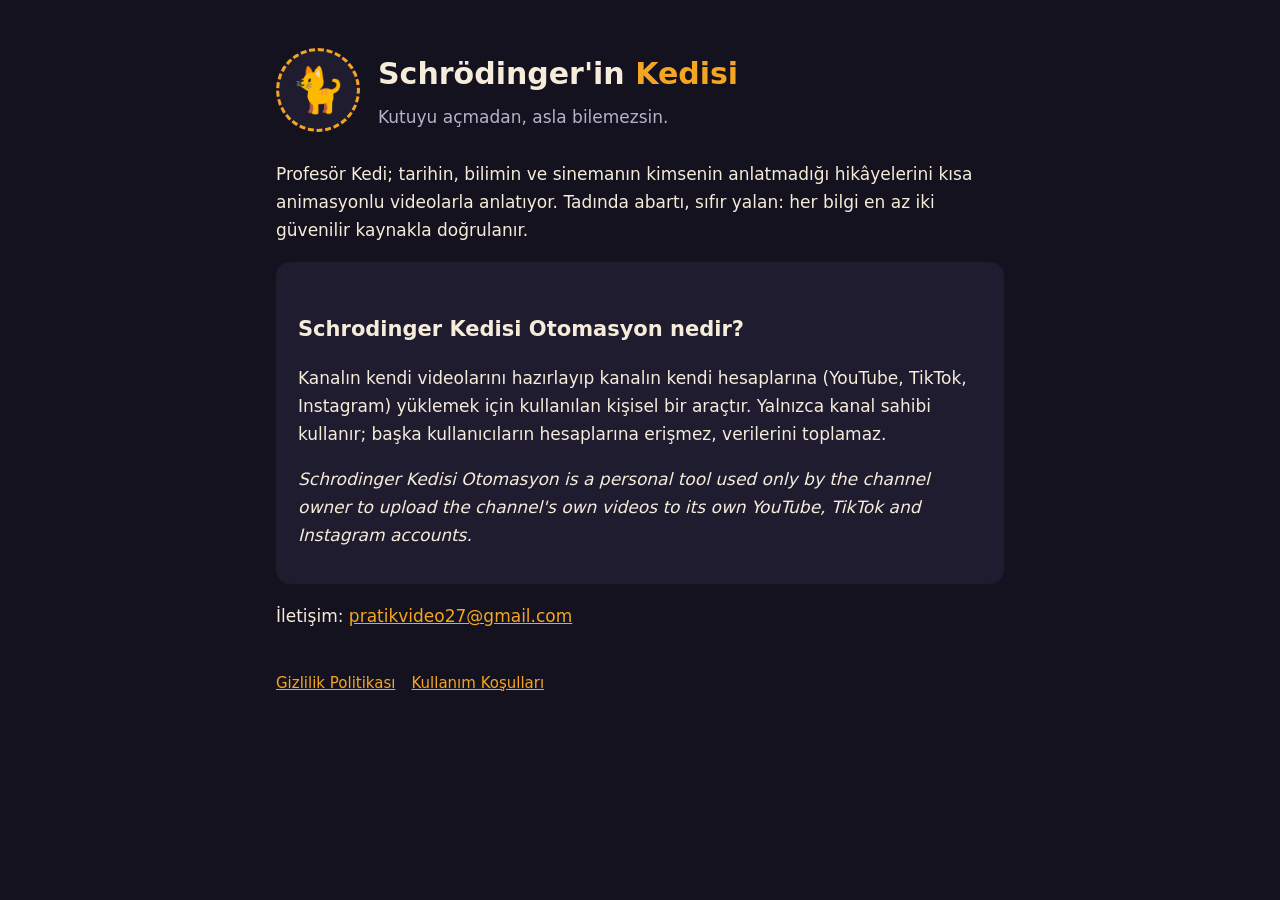
<file: index.html>
<!doctype html>
<html lang="tr">
<head>
<meta charset="utf-8">
<meta name="viewport" content="width=device-width, initial-scale=1">
<title>Schrödinger'in Kedisi</title>
<meta name="description" content="Tarihin, bilimin ve sinemanın kutuya kapatılmış sırları. Kutuyu açmadan, asla bilemezsin.">
<link rel="stylesheet" href="style.css">
</head>
<body>
<main>
  <header>
    <div class="logo" aria-hidden="true">🐈</div>
    <div>
      <h1>Schrödinger'in <span>Kedisi</span></h1>
      <p class="tag">Kutuyu açmadan, asla bilemezsin.</p>
    </div>
  </header>

  <p>Profesör Kedi; tarihin, bilimin ve sinemanın kimsenin anlatmadığı hikâyelerini kısa animasyonlu videolarla
    anlatıyor. Tadında abartı, sıfır yalan: her bilgi en az iki güvenilir kaynakla doğrulanır.</p>

  <div class="card">
    <h2>Schrodinger Kedisi Otomasyon nedir?</h2>
    <p>Kanalın kendi videolarını hazırlayıp kanalın kendi hesaplarına (YouTube, TikTok, Instagram) yüklemek için
      kullanılan kişisel bir araçtır. Yalnızca kanal sahibi kullanır; başka kullanıcıların hesaplarına erişmez,
      verilerini toplamaz.</p>
    <p lang="en"><em>Schrodinger Kedisi Otomasyon is a personal tool used only by the channel owner to upload the
      channel's own videos to its own YouTube, TikTok and Instagram accounts.</em></p>
  </div>

  <p>İletişim: <a href="mailto:pratikvideo27@gmail.com">pratikvideo27@gmail.com</a></p>

  <nav><a href="privacy.html">Gizlilik Politikası</a><a href="terms.html">Kullanım Koşulları</a></nav>
</main>
</body>
</html>
</file>
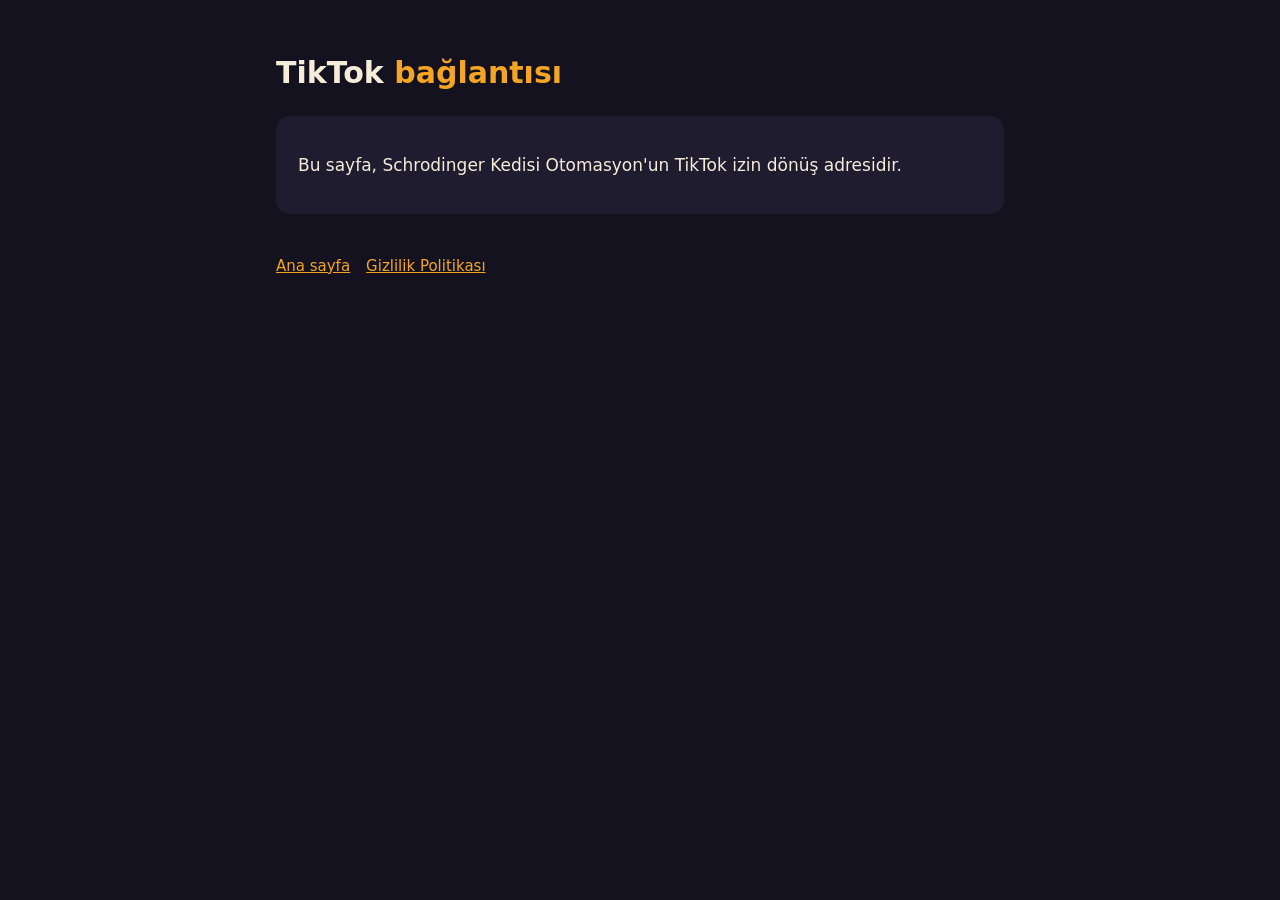
<file: tiktok/index.html>
<!doctype html>
<html lang="tr">
<head>
<meta charset="utf-8">
<meta name="viewport" content="width=device-width, initial-scale=1">
<meta name="robots" content="noindex">
<title>TikTok bağlantısı</title>
<link rel="stylesheet" href="../style.css">
</head>
<body>
<main>
  <h1>TikTok <span>bağlantısı</span></h1>
  <div class="card">
    <p id="msg">Bu sayfa, Schrodinger Kedisi Otomasyon'un TikTok izin dönüş adresidir.</p>
  </div>
  <nav><a href="../index.html">Ana sayfa</a><a href="../privacy.html">Gizlilik Politikası</a></nav>
</main>
<script>
  // the authorization code stays in the address bar for the local tool; nothing is sent anywhere
  var q = new URLSearchParams(location.search);
  if (q.get("code")) document.getElementById("msg").textContent = "İzin alındı. Bu sekmeyi açık bırak; otomasyon adresi okuyacak.";
  else if (q.get("error")) document.getElementById("msg").textContent = "İzin verilmedi: " + (q.get("error_description") || q.get("error"));
</script>
</body>
</html>
</file>
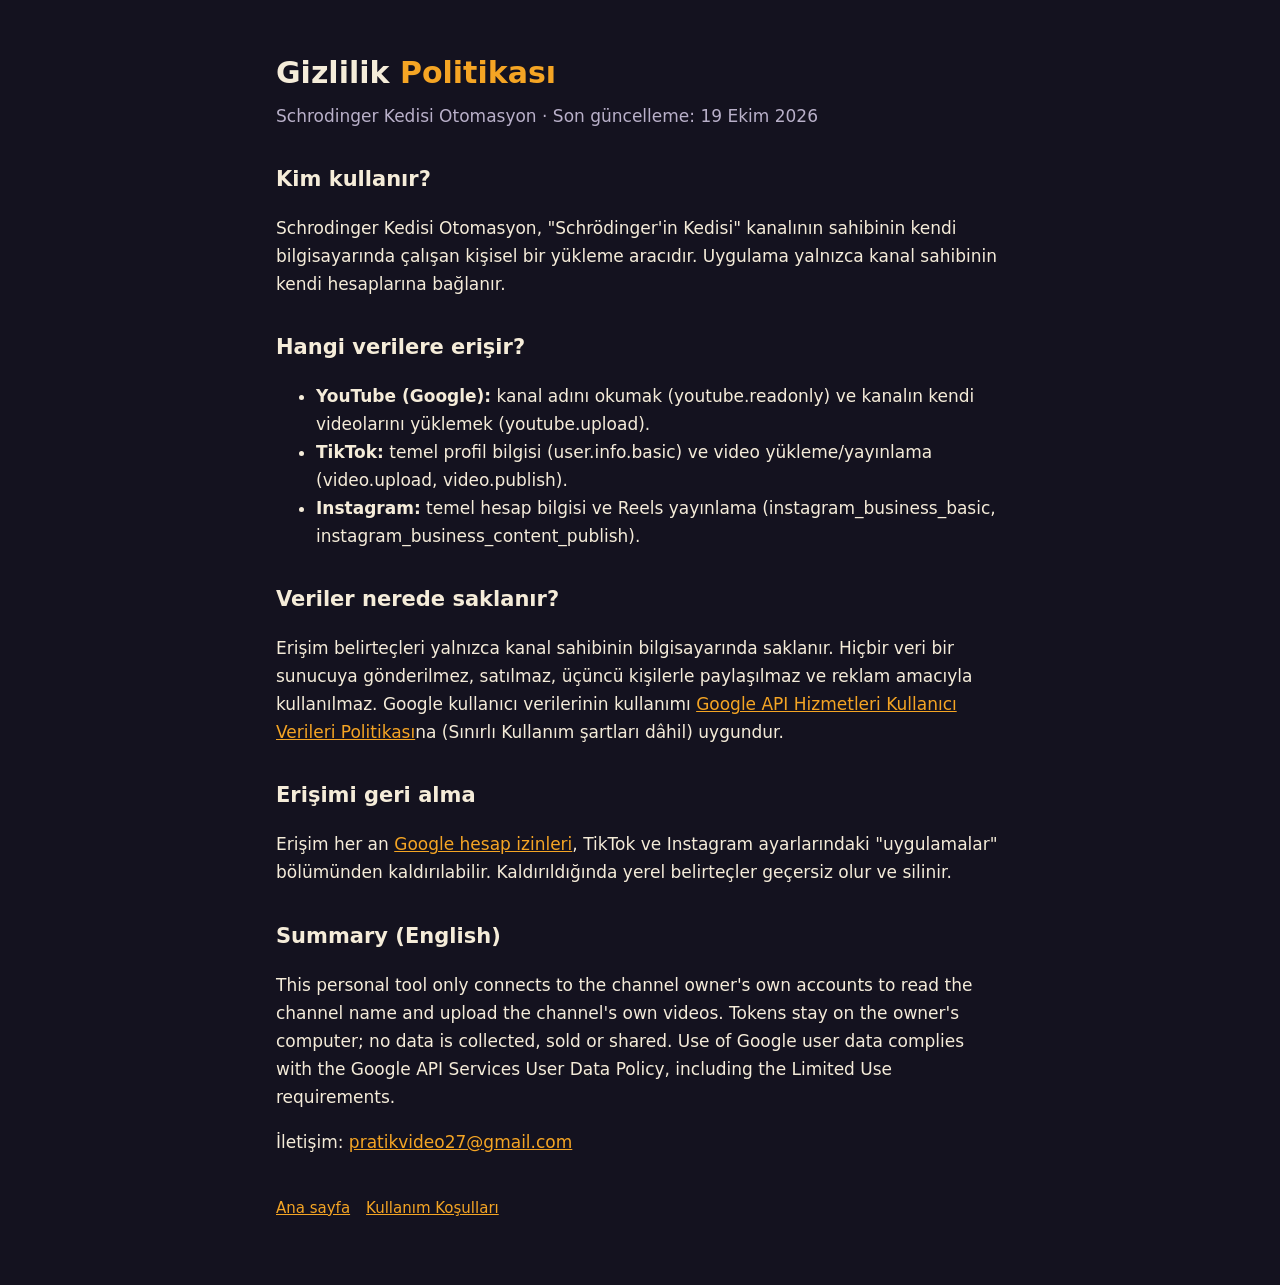
<file: privacy.html>
<!doctype html>
<html lang="tr">
<head>
<meta charset="utf-8">
<meta name="viewport" content="width=device-width, initial-scale=1">
<title>Gizlilik Politikası</title>
<link rel="stylesheet" href="style.css">
</head>
<body>
<main>
  <h1>Gizlilik <span>Politikası</span></h1>
  <p class="tag">Schrodinger Kedisi Otomasyon · Son güncelleme: 19 Ekim 2026</p>

  <h2>Kim kullanır?</h2>
  <p>Schrodinger Kedisi Otomasyon, "Schrödinger'in Kedisi" kanalının sahibinin kendi bilgisayarında çalışan kişisel
    bir yükleme aracıdır. Uygulama yalnızca kanal sahibinin kendi hesaplarına bağlanır.</p>

  <h2>Hangi verilere erişir?</h2>
  <ul>
    <li><strong>YouTube (Google):</strong> kanal adını okumak (youtube.readonly) ve kanalın kendi videolarını
      yüklemek (youtube.upload).</li>
    <li><strong>TikTok:</strong> temel profil bilgisi (user.info.basic) ve video yükleme/yayınlama
      (video.upload, video.publish).</li>
    <li><strong>Instagram:</strong> temel hesap bilgisi ve Reels yayınlama
      (instagram_business_basic, instagram_business_content_publish).</li>
  </ul>

  <h2>Veriler nerede saklanır?</h2>
  <p>Erişim belirteçleri yalnızca kanal sahibinin bilgisayarında saklanır. Hiçbir veri bir sunucuya gönderilmez,
    satılmaz, üçüncü kişilerle paylaşılmaz ve reklam amacıyla kullanılmaz. Google kullanıcı verilerinin kullanımı
    <a href="https://developers.google.com/terms/api-services-user-data-policy">Google API Hizmetleri Kullanıcı
    Verileri Politikası</a>na (Sınırlı Kullanım şartları dâhil) uygundur.</p>

  <h2>Erişimi geri alma</h2>
  <p>Erişim her an <a href="https://myaccount.google.com/permissions">Google hesap izinleri</a>, TikTok ve Instagram
    ayarlarındaki "uygulamalar" bölümünden kaldırılabilir. Kaldırıldığında yerel belirteçler geçersiz olur ve
    silinir.</p>

  <h2 lang="en">Summary (English)</h2>
  <p lang="en">This personal tool only connects to the channel owner's own accounts to read the channel name and
    upload the channel's own videos. Tokens stay on the owner's computer; no data is collected, sold or shared.
    Use of Google user data complies with the Google API Services User Data Policy, including the Limited Use
    requirements.</p>

  <p>İletişim: <a href="mailto:pratikvideo27@gmail.com">pratikvideo27@gmail.com</a></p>
  <nav><a href="index.html">Ana sayfa</a><a href="terms.html">Kullanım Koşulları</a></nav>
</main>
</body>
</html>
</file>
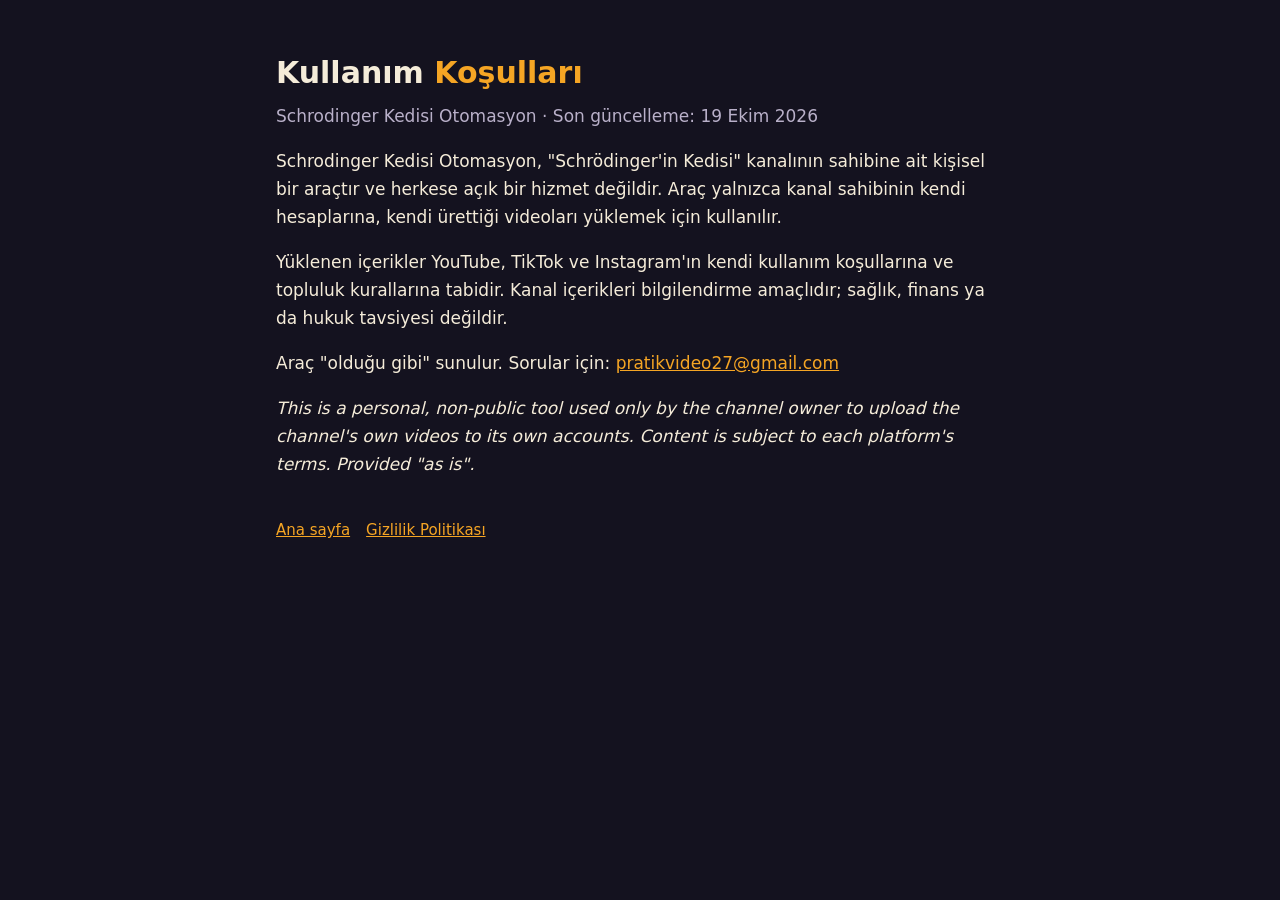
<file: terms.html>
<!doctype html>
<html lang="tr">
<head>
<meta charset="utf-8">
<meta name="viewport" content="width=device-width, initial-scale=1">
<title>Kullanım Koşulları</title>
<link rel="stylesheet" href="style.css">
</head>
<body>
<main>
  <h1>Kullanım <span>Koşulları</span></h1>
  <p class="tag">Schrodinger Kedisi Otomasyon · Son güncelleme: 19 Ekim 2026</p>

  <p>Schrodinger Kedisi Otomasyon, "Schrödinger'in Kedisi" kanalının sahibine ait kişisel bir araçtır ve herkese
    açık bir hizmet değildir. Araç yalnızca kanal sahibinin kendi hesaplarına, kendi ürettiği videoları yüklemek
    için kullanılır.</p>
  <p>Yüklenen içerikler YouTube, TikTok ve Instagram'ın kendi kullanım koşullarına ve topluluk kurallarına tabidir.
    Kanal içerikleri bilgilendirme amaçlıdır; sağlık, finans ya da hukuk tavsiyesi değildir.</p>
  <p>Araç "olduğu gibi" sunulur. Sorular için:
    <a href="mailto:pratikvideo27@gmail.com">pratikvideo27@gmail.com</a></p>

  <p lang="en"><em>This is a personal, non-public tool used only by the channel owner to upload the channel's own
    videos to its own accounts. Content is subject to each platform's terms. Provided "as is".</em></p>

  <nav><a href="index.html">Ana sayfa</a><a href="privacy.html">Gizlilik Politikası</a></nav>
</main>
</body>
</html>
</file>
<file: style.css>
:root { --ink: #14121f; --card: #1f1c30; --cream: #f5ecd9; --amber: #f5a524; --muted: #b9b0c9; }
* { box-sizing: border-box; }
body { margin: 0; background: var(--ink); color: var(--cream); font: 17px/1.65 "Segoe UI", system-ui, sans-serif; }
main { max-width: 760px; margin: 0 auto; padding: 48px 16px 64px; }
header { display: flex; align-items: center; gap: 18px; margin-bottom: 28px; }
.logo { width: 84px; height: 84px; flex: none; border-radius: 50%; background: var(--card); border: 3px dashed var(--amber);
  display: grid; place-items: center; font-size: 44px; }
h1 { margin: 0; font-size: 30px; }
h1 span, a { color: var(--amber); }
h2 { margin-top: 32px; font-size: 21px; }
.tag { color: var(--muted); margin: 4px 0 0; }
.card { background: var(--card); border-radius: 14px; padding: 18px 22px; margin: 18px 0; }
nav { margin-top: 40px; color: var(--muted); font-size: 15px; }
nav a { margin-right: 16px; }
</file>
